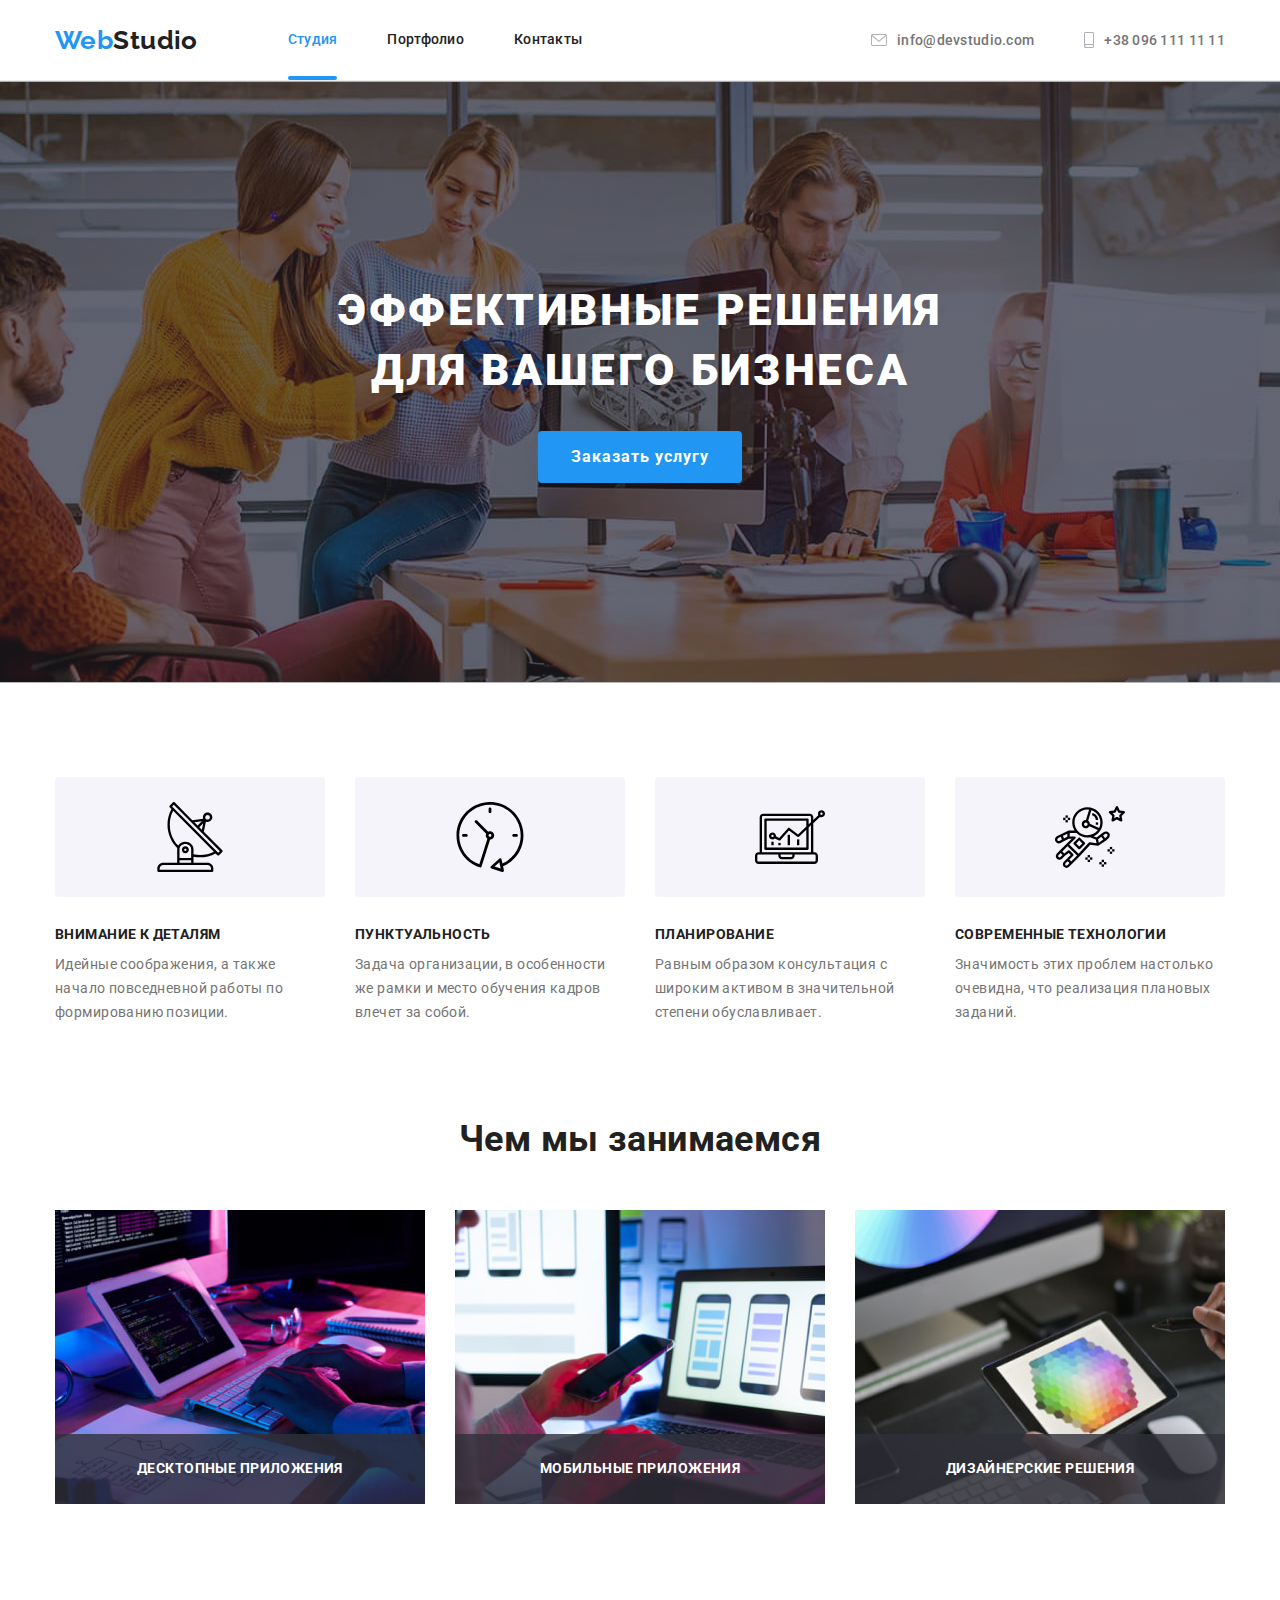
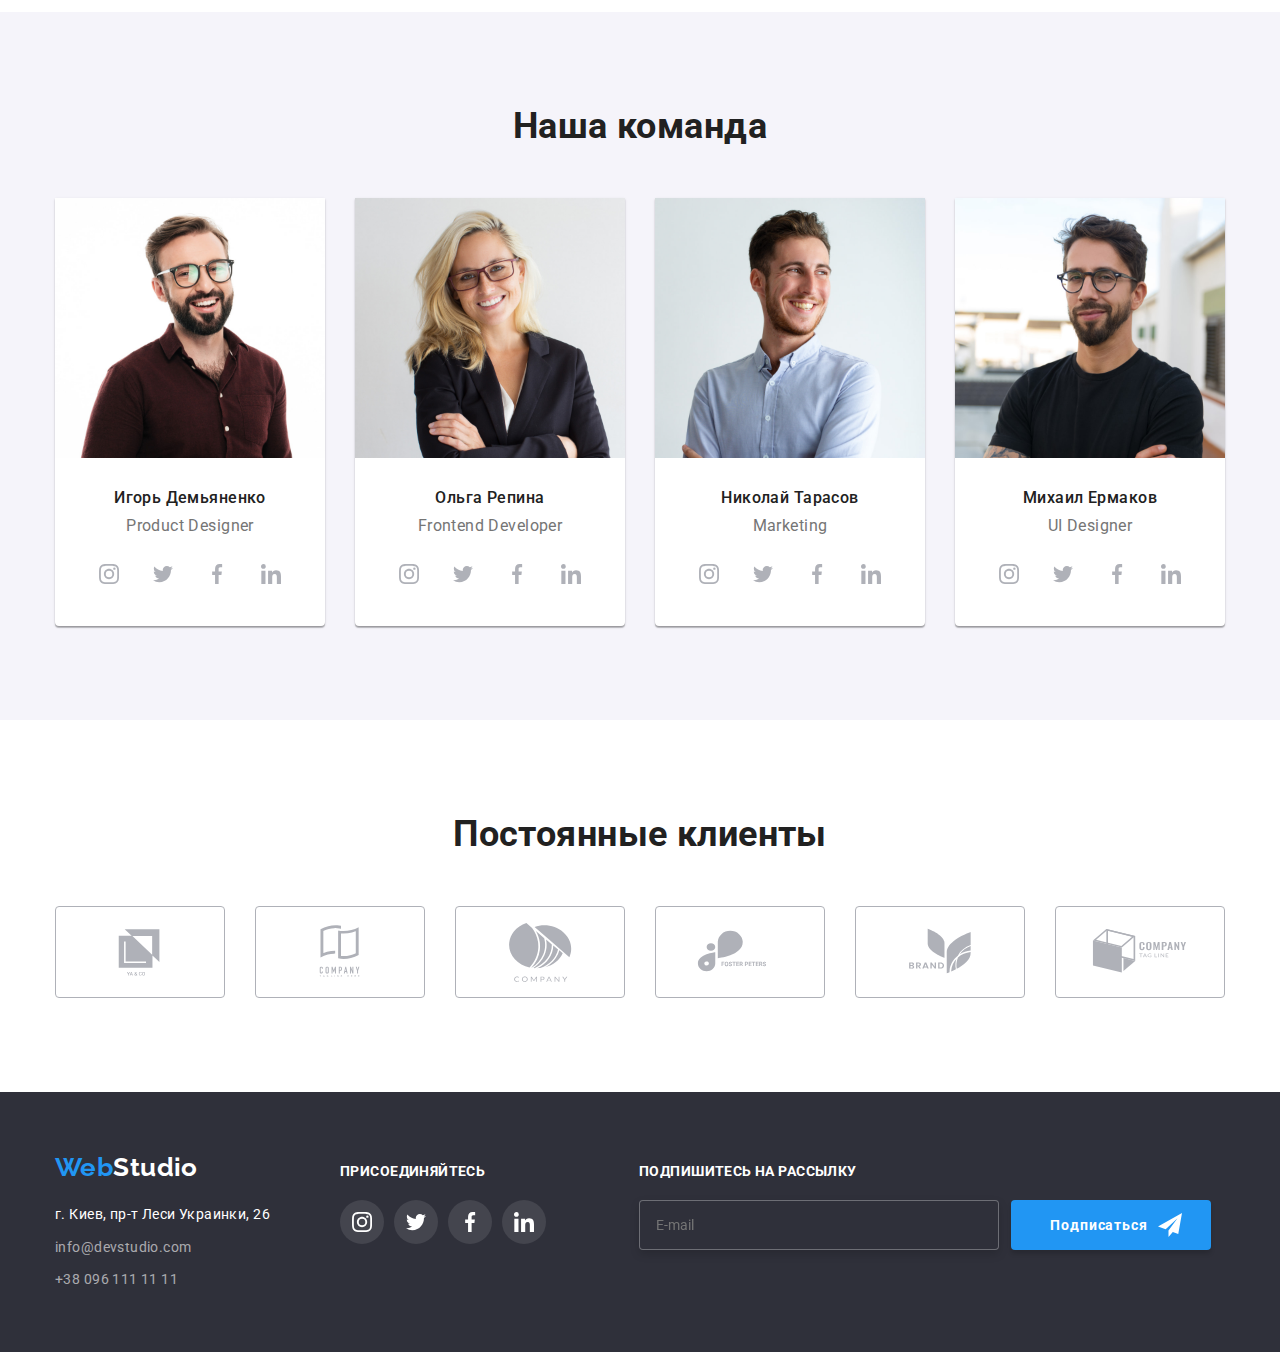
<file: index.html>
<!DOCTYPE html>
<html lang="ru">
  <head>
    <meta charset="UTF-8" />
    <meta http-equiv="X-UA-Compatible" content="IE=edge" />
    <meta name="viewport" content="width=device-width, initial-scale=1.0" />
    <title lang="en">WebStudio</title>

    <link rel="preconnect" href="https://fonts.googleapis.com" />
    <link rel="preconnect" href="https://fonts.gstatic.com" crossorigin />
    <link
      href="https://fonts.googleapis.com/css2?family=Oleo+Script&family=Raleway:wght@700&family=Roboto:wght@400;500;700;900&display=swap"
      rel="stylesheet"
    />
    <link
      rel="stylesheet"
      href="https://cdnjs.cloudflare.com/ajax/libs/modern-normalize/1.0.0/modern-normalize.min.css"
    />
    <link rel="stylesheet" href="./css/styles.css" />
  </head>
  <body class="page">
    <!----------------------------navigation---------------------------->
    <header class="header">
      <div class="container heder-container">
        <nav class="main-nav">
          <a class="logo slide-bck-center" href="./index.html">
            Web<span class="logo-nav">Studio</span></a
          >
          <ul class="site-nav">
            <li class="item">
              <a class="link current" href="./index.html">Студия</a>
            </li>
            <li class="item">
              <a class="link" href="./portfolio.html">Портфолио</a>
            </li>
            <li class="item">
              <a class="link" href="">Контакты</a>
            </li>
          </ul>
        </nav>

        <ul class="auth-nav">
          <li class="item">
            <a class="list" href="mailto:info@devstudio.com">
              <svg class="contact-icon" width="16" height="12">
                <use href="./images/sprite.svg#envelope"></use></svg
              >info@devstudio.com</a
            >
          </li>
          <li class="item">
            <a class="list" href="tel:380961111111">
              <svg class="contact-icon" width="10" height="16">
                <use href="./images/sprite.svg#smartphone"></use></svg
              >+38 096 111 11 11</a
            >
          </li>
        </ul>
      </div>
    </header>

    <main>
      <!--------------------------------hero---------------------------->
      <section class="hero">
        <h1 class="hero-title">Эффективные решения для вашего бизнеса</h1>
        <button class="button-primary" type="button" data-modal-open>Заказать услугу</button>
        <div class="backdrop is-hidden" data-modal>
          <div class="modal-wraper">
            <button class="modal-btn" data-modal-close>
              <svg class="modal-icon" width="18" height="18">
                <use href="./images/sprite.svg#modal-icon"></use>
              </svg>
            </button>
            <form class="modal-form" action="">
              <b class="modal-title">Оставьте свои данные, мы вам перезвоним</b>

              <label class="form-groop">
                <span class="form-title">Имя</span>
                <input class="user-form" type="text" name="user-name" autofocus required />
                <svg class="form-icon" width="18" height="18">
                  <use href="./images/sprite.svg#person-form"></use>
                </svg>
              </label>

              <label class="form-groop">
                <span class="form-title">Телефон</span>
                <input class="user-form" type="tel" name="user-phone" required />
                <svg class="form-icon" width="18" height="18">
                  <use href="./images/sprite.svg#phone-form"></use>
                </svg>
              </label>
              <label class="form-groop">
                <span class="form-title">Почта</span>
                <input class="user-form" type="email" name="user-mail" required />
                <svg class="form-icon" width="18" height="18">
                  <use href="./images/sprite.svg#email-form"></use>
                </svg>
              </label>
              <label for="user-message">
                <span class="form-title">Комментарий</span>
                <textarea
                  class="form-message"
                  name="user-message"
                  rows="5"
                  placeholder="Введите текст"
                ></textarea>
              </label>
              <label class="form-checked">
                <input class="checkbox visually-hidden" type="checkbox" name="" />
                <span class="custom-checkbox">
                  <svg class="custom-checkbox-icon" width="11" height="8">
                    <use href="./images/sprite.svg#check-box"></use>
                  </svg>
                </span>
                Соглашаюсь с рассылкой и принимаю <a class="form-link" href="">Условия договора</a>
              </label>
              <button class="submit-form" type="submit">Отправить</button>
            </form>
          </div>
        </div>
      </section>
      <!------------------------------ особенности ---------------->
      <section class="section-specifics">
        <div class="container">
          <h2 class="visually-hidden">наши особенности</h2>
          <ul class="section-list">
            <li>
              <div class="specifics-card">
                <svg class="specifics-img" width="70" height="70">
                  <use href="./images/sprite.svg#antenna"></use>
                </svg>
              </div>
              <h3 class="section-title">Внимание к деталям</h3>
              <p class="text">
                Идейные соображения, а также начало повседневной работы по формированию позиции.
              </p>
            </li>
            <li>
              <div class="specifics-card">
                <svg class="specifics-img" width="70" height="70">
                  <use href="./images/sprite.svg#clock"></use>
                </svg>
              </div>
              <h3 class="section-title">Пунктуальность</h3>
              <p class="text">
                Задача организации, в особенности же рамки и место обучения кадров влечет за собой.
              </p>
            </li>
            <li>
              <div class="specifics-card">
                <svg class="specifics-img" width="70" height="70">
                  <use href="./images/sprite.svg#diagram"></use>
                </svg>
              </div>
              <h3 class="section-title">Планирование</h3>
              <p class="text">
                Равным образом консультация с широким активом в значительной степени обуславливает.
              </p>
            </li>
            <li>
              <div class="specifics-card">
                <svg class="specifics-img" width="70" height="70">
                  <use href="./images/sprite.svg#astronaut"></use>
                </svg>
              </div>
              <h3 class="section-title">Современные технологии</h3>
              <p class="text">
                Значимость этих проблем настолько очевидна, что реализация плановых заданий.
              </p>
            </li>
          </ul>
        </div>
      </section>
      <!---------------------------section "чим займаємось"---------------->
      <section class="section">
        <div class="container">
          <h2 class="title">Чем мы занимаемся</h2>

          <ul class="item-gallery">
            <li class="li-gallery">
              <img
                src="./images/what-are-we-doing/box-1.jpg"
                alt="внимательная работа"
                width="370"
                height="294"
              />
              <p class="caption">Десктопные приложения</p>
            </li>
            <li class="li-gallery">
              <img
                src="./images/what-are-we-doing/box-2.jpg"
                alt="планирование"
                width="370"
                height="294"
              />
              <p class="caption">Мобильные приложения</p>
            </li>
            <li class="li-gallery">
              <img
                src="./images/what-are-we-doing/box-3.jpg"
                alt="Современные технологии"
                width="370"
                height="294"
              />
              <p class="caption">Дизайнерские решения</p>
            </li>
          </ul>
        </div>
      </section>
      <!-------------------------------section team--------------------------->
      <section class="section-team">
        <div class="container">
          <h2 class="title">Наша команда</h2>
          <ul class="team-list">
            <li class="team-item">
              <img
                class="img"
                src="./images/team/product-designer.jpg"
                alt="дизайнер продукта"
                width="270"
                height="260"
              />
              <div class="team-text">
                <h3 class="team">Игорь Демьяненко</h3>
                <p class="text" lang="en">Product Designer</p>
                <ul class="socials-list">
                  <li class="socials-item">
                    <a
                      class="socials-link"
                      href=""
                      target="_blank"
                      rel="noopener noreferrer"
                      aria-label="иконка instagram"
                    >
                      <svg class="socials-icon" width="20" height="20">
                        <use href="./images/sprite.svg#instagram"></use>
                      </svg>
                    </a>
                  </li>
                  <li class="socials-item">
                    <a
                      class="socials-link"
                      href=""
                      rel="noopener noreferrer"
                      aria-label="иконка twitter"
                    >
                      <svg class="socials-icon" width="20" height="20">
                        <use href="./images/sprite.svg#twitter"></use>
                      </svg>
                    </a>
                  </li>
                  <li class="socials-item">
                    <a
                      class="socials-link"
                      href=""
                      rel="noopener noreferrer"
                      aria-label="иконка facebook"
                    >
                      <svg class="socials-icon" width="20" height="20">
                        <use href="./images/sprite.svg#facebook"></use>
                      </svg>
                    </a>
                  </li>
                  <li class="socials-item">
                    <a
                      class="socials-link"
                      href=""
                      rel="noopener noreferrer"
                      aria-label="иконка linkedin"
                    >
                      <svg class="socials-icon" width="20" height="20">
                        <use href="./images/sprite.svg#linkedin"></use>
                      </svg>
                    </a>
                  </li>
                </ul>
              </div>
            </li>
            <li class="team-item">
              <img
                class="img"
                src="./images/team/frontend-developer.jpg"
                alt="фронтенд-разработчик"
                width="270"
                height="260"
              />
              <div class="team-text">
                <h3 class="team">Ольга Репина</h3>
                <p class="text" lang="en">Frontend Developer</p>
                <ul class="socials-list">
                  <li class="socials-item">
                    <a
                      class="socials-link"
                      href=""
                      target="_blank"
                      rel="noopener noreferrer"
                      aria-label="иконка instagram"
                    >
                      <svg class="socials-icon" width="20" height="20">
                        <use href="./images/sprite.svg#instagram"></use>
                      </svg>
                    </a>
                  </li>
                  <li class="socials-item">
                    <a
                      class="socials-link"
                      href=""
                      rel="noopener noreferrer"
                      aria-label="иконка twitter"
                    >
                      <svg class="socials-icon" width="20" height="20">
                        <use href="./images/sprite.svg#twitter"></use>
                      </svg>
                    </a>
                  </li>
                  <li class="socials-item">
                    <a
                      class="socials-link"
                      href=""
                      rel="noopener noreferrer"
                      aria-label="иконка facebook"
                    >
                      <svg class="socials-icon" width="20" height="20">
                        <use href="./images/sprite.svg#facebook"></use>
                      </svg>
                    </a>
                  </li>
                  <li class="socials-item">
                    <a
                      class="socials-link"
                      href=""
                      rel="noopener noreferrer"
                      aria-label="иконка linkedin"
                    >
                      <svg class="socials-icon" width="20" height="20">
                        <use href="./images/sprite.svg#linkedin"></use>
                      </svg>
                    </a>
                  </li>
                </ul>
              </div>
            </li>
            <li class="team-item">
              <img
                class="img"
                src="./images/team/marketing.jpg"
                alt="маркетолог"
                width="270"
                height="260"
              />
              <div class="team-text">
                <h3 class="team">Николай Тарасов</h3>
                <p class="text" lang="en">Marketing</p>
                <ul class="socials-list">
                  <li class="socials-item">
                    <a
                      class="socials-link"
                      href=""
                      target="_blank"
                      rel="noopener noreferrer"
                      aria-label="иконка instagram"
                    >
                      <svg class="socials-icon" width="20" height="20">
                        <use href="./images/sprite.svg#instagram"></use>
                      </svg>
                    </a>
                  </li>
                  <li class="socials-item">
                    <a
                      class="socials-link"
                      href=""
                      rel="noopener noreferrer"
                      aria-label="иконка twitter"
                    >
                      <svg class="socials-icon" width="20" height="20">
                        <use href="./images/sprite.svg#twitter"></use>
                      </svg>
                    </a>
                  </li>
                  <li class="socials-item">
                    <a
                      class="socials-link"
                      href=""
                      rel="noopener noreferrer"
                      aria-label="иконка facebook"
                    >
                      <svg class="socials-icon" width="20" height="20">
                        <use href="./images/sprite.svg#facebook"></use>
                      </svg>
                    </a>
                  </li>
                  <li class="socials-item">
                    <a
                      class="socials-link"
                      href=""
                      rel="noopener noreferrer"
                      aria-label="иконка linkedin"
                    >
                      <svg class="socials-icon" width="20" height="20">
                        <use href="./images/sprite.svg#linkedin"></use>
                      </svg>
                    </a>
                  </li>
                </ul>
              </div>
            </li>
            <li class="team-item">
              <img
                class="img"
                src="./images/team/ul-designer.jpg"
                alt="дизайнер"
                width="270"
                height="260"
              />
              <div class="team-text">
                <h3 class="team">Михаил Ермаков</h3>
                <p class="text" lang="en">UI Designer</p>
                <ul class="socials-list">
                  <li class="socials-item">
                    <a
                      class="socials-link"
                      href=""
                      target="_blank"
                      rel="noopener noreferrer"
                      aria-label="иконка instagram"
                    >
                      <svg class="socials-icon" width="20" height="20">
                        <use href="./images/sprite.svg#instagram"></use>
                      </svg>
                    </a>
                  </li>
                  <li class="socials-item">
                    <a
                      class="socials-link"
                      href=""
                      rel="noopener noreferrer"
                      aria-label="иконка twitter"
                    >
                      <svg class="socials-icon" width="20" height="20">
                        <use href="./images/sprite.svg#twitter"></use>
                      </svg>
                    </a>
                  </li>
                  <li class="socials-item">
                    <a
                      class="socials-link"
                      href=""
                      rel="noopener noreferrer"
                      aria-label="иконка facebook"
                    >
                      <svg class="socials-icon" width="20" height="20">
                        <use href="./images/sprite.svg#facebook"></use>
                      </svg>
                    </a>
                  </li>
                  <li class="socials-item">
                    <a
                      class="socials-link"
                      href=""
                      rel="noopener noreferrer"
                      aria-label="иконка linkedin"
                    >
                      <svg class="socials-icon" width="20" height="20">
                        <use href="./images/sprite.svg#linkedin"></use>
                      </svg>
                    </a>
                  </li>
                </ul>
              </div>
            </li>
          </ul>
        </div>
      </section>
      <!------------------------- Постінй КЛІЄНТИ --------------->
      <section class="section-partners">
        <div class="container">
          <p class="title">Постоянные клиенты</p>

          <ul class="list company">
            <li class="partners">
              <a
                class="company-link"
                href=""
                target="_blank"
                rel="noopener noreferrer"
                aria-label="иконка YA & CO"
              >
                <svg class="socials-icon" width="106" height="60">
                  <use href="./images/sprite.svg#ya-co"></use>
                </svg>
              </a>
            </li>
            <li class="partners">
              <a
                class="company-link"
                href=""
                target="_blank"
                rel="noopener noreferrer"
                aria-label="иконка companu"
              >
                <svg class="socials-icon" width="106" height="60">
                  <use href="./images/sprite.svg#company"></use>
                </svg>
              </a>
            </li>
            <li class="partners">
              <a
                class="company-link"
                href=""
                target="_blank"
                rel="noopener noreferrer"
                aria-label="иконка foster-peters"
              >
                <svg class="socials-icon" width="106" height="60">
                  <use href="./images/sprite.svg#group"></use>
                </svg>
              </a>
            </li>
            <li class="partners">
              <a
                class="company-link"
                href=""
                target="_blank"
                rel="noopener noreferrer"
                aria-label="иконка brand"
              >
                <svg class="socials-icon" width="106" height="60">
                  <use href="./images/sprite.svg#foster-peters"></use>
                </svg>
              </a>
            </li>
            <li class="partners">
              <a
                class="company-link"
                href=""
                target="_blank"
                rel="noopener noreferrer"
                aria-label="иконка company-tag-line"
              >
                <svg class="socials-icon" width="106" height="60">
                  <use href="./images/sprite.svg#brand"></use>
                </svg>
              </a>
            </li>
            <li class="partners">
              <a
                class="company-link"
                href=""
                target="_blank"
                rel="noopener noreferrer"
                aria-label="иконка instagram"
              >
                <svg class="socials-icon" width="106" height="60">
                  <use href="./images/sprite.svg#company-tag-line"></use>
                </svg>
              </a>
            </li>
          </ul>
        </div>
      </section>
    </main>
    <!-----------------------------------footer--------------------------->
    <footer class="footer">
      <div class="container footer-container">
        <div>
          <a class="logo" href="./index.html"> Web<span class="logo-footer">Studio</span></a>
          <address>г. Киев, пр-т Леси Украинки, 26</address>
          <ul class="list-footer">
            <li><a class="list" href="mailto:info@devstudio.com">info@devstudio.com</a></li>
            <li><a class="list" href="tel:380961111111">+38 096 111 11 11</a></li>
          </ul>
        </div>

        <div class="conect">
          <p class="footer-text">присоединяйтесь</p>
          <ul class="footer-socials list">
            <li class="socials">
              <a
                class="footer-link"
                href=""
                target="_blank"
                rel="noopener noreferrer"
                aria-label="иконка instagram"
              >
                <svg class="socials-icon" width="20" height="20">
                  <use href="./images/sprite.svg#instagram"></use>
                </svg>
              </a>
            </li>
            <li class="socials">
              <a
                class="footer-link"
                href=""
                target="_blank"
                rel="noopener noreferrer"
                aria-label="иконка twitter"
              >
                <svg class="socials-icon" width="20" height="20">
                  <use href="./images/sprite.svg#twitter"></use>
                </svg>
              </a>
            </li>
            <li class="socials">
              <a
                class="footer-link"
                href=""
                target="_blank"
                rel="noopener noreferrer"
                aria-label="иконка facebook"
              >
                <svg class="socials-icon" width="20" height="20">
                  <use href="./images/sprite.svg#facebook"></use>
                </svg>
              </a>
            </li>
            <li class="socials">
              <a
                class="footer-link"
                href=""
                target="_blank"
                rel="noopener noreferrer"
                aria-label="иконка linkedin"
              >
                <svg class="socials-icon" width="20" height="20">
                  <use href="./images/sprite.svg#linkedin"></use>
                </svg>
              </a>
            </li>
          </ul>
        </div>

        <div class="footer-form">
          <b class="mail">Подпишитесь на рассылку</b>
          <label class="user-mail" for="user-mail">
            <input class="email" type="email" placeholder="E-mail" />

            <button class="submit" type="submit">
              Подписаться
              <span class="submit-btn">
                <svg class="footer-form-icon" width="24" height="24">
                  <use href="./images/sprite.svg#telegram"></use>
                </svg>
              </span>
            </button>
          </label>
        </div>
      </div>
    </footer>

    <script src="./js/modal.js"></script>
  </body>
</html>
</file>
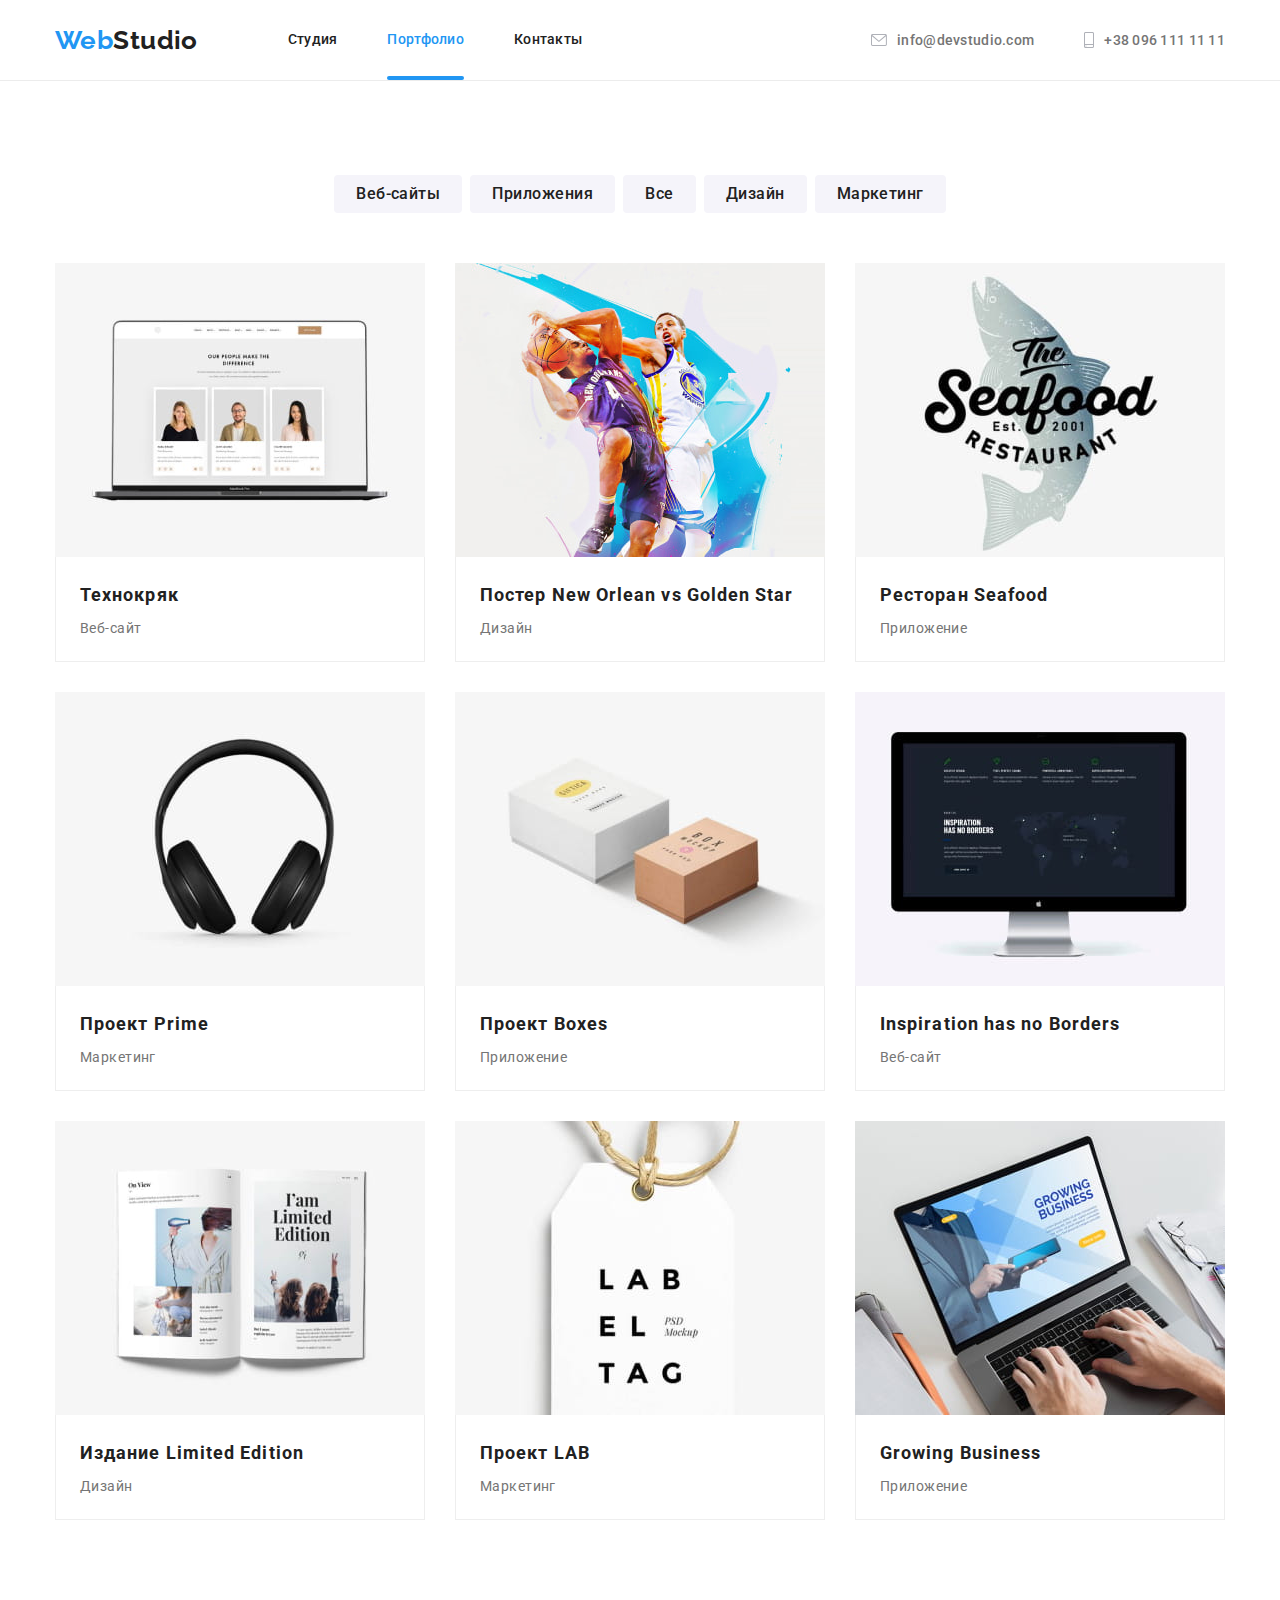
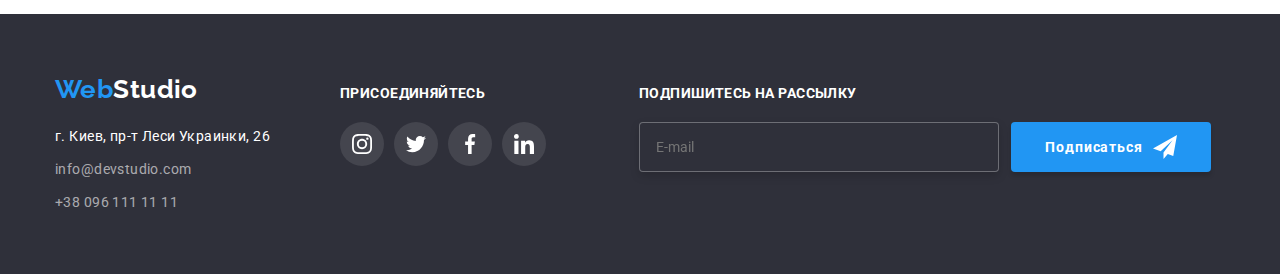
<file: portfolio.html>
<!DOCTYPE html>
<html lang="ru">
  <head>
    <meta charset="UTF-8" />
    <meta http-equiv="X-UA-Compatible" content="IE=edge" />
    <meta name="viewport" content="width=device-width, initial-scale=1.0" />
    <title lang="en">WebStudio</title>

    <link rel="preconnect" href="https://fonts.gstatic.com" crossorigin />
    <link
      href="https://fonts.googleapis.com/css2?family=Oleo+Script&family=Raleway:wght@700&family=Roboto:wght@400;500;700;900&display=swap"
      rel="stylesheet"
    />
    <link
      rel="stylesheet"
      href="https://cdnjs.cloudflare.com/ajax/libs/modern-normalize/1.1.0/modern-normalize.min.css"
    />

    <link rel="stylesheet" href="./css/styles.css" />
  </head>
  <body class="page">
    <!---------------------------навігація профілю------------------------>
    <header class="header">
      <div class="container heder-container">
        <nav class="main-nav">
          <a class="logo" href="./index.html"> Web<span class="logo-nav">Studio</span></a>
          <ul class="site-nav">
            <li class="item">
              <a class="link" href="./index.html">Студия</a>
            </li>
            <li class="item">
              <a class="link current" href="./portfolio.html">Портфолио</a>
            </li>
            <li class="item">
              <a class="link" href="">Контакты</a>
            </li>
          </ul>
        </nav>

        <ul class="auth-nav">
          <li class="item">
            <a class="list" href="mailto:info@devstudio.com">
              <svg class="contact-icon" width="16" height="12">
                <use href="./images/sprite.svg#envelope"></use></svg
              >info@devstudio.com</a
            >
          </li>
          <li class="item">
            <a class="list" href="tel:380961111111">
              <svg class="contact-icon" width="10" height="16">
                <use href="./images/sprite.svg#smartphone"></use></svg
              >+38 096 111 11 11</a
            >
          </li>
        </ul>
      </div>
    </header>
    <!--------------------------------Portfolio--------------------------->
    <main>
      <section class="section">
        <!--------------------------- button filter ----------------------------->
        <div class="container">
          <h1 class="visually-hidden">Portfolio</h1>
          <ul class="list btn">
            <li class="btn">
              <button class="button" type="button">Веб-сайты</button>
            </li>
            <li class="btn">
              <button class="button" type="button">Приложения</button>
            </li>
            <li class="btn">
              <button class="button" type="button">Все</button>
            </li>
            <li class="btn">
              <button class="button" type="button">Дизайн</button>
            </li>
            <li class="btn">
              <button class="button" type="button">Маркетинг</button>
            </li>
          </ul>

          <!------------------------------ list-cards -------------------------------->
          <ul class="list-cards">
            <li class="item-card">
              <a class="img-link" href="">
                <div class="card-overlay">
                  <img src="./images/portfolio/technocrack.jpg" alt="" width="370" height="294" />
                  <div class="text-overlay">
                    <p class="paragraph">
                      Ресурс предлагает комплексные предложения с разным уровнем функционала и
                      сервисов. Все это позволит посетителю получить исчерпывающие сведения о
                      компании или частном лице.
                    </p>
                  </div>
                </div>
                <div class="card-text">
                  <h2 class="title-portfolio">Технокряк</h2>
                  <p class="text-portfolio">Веб-сайт</p>
                </div>
              </a>
            </li>
            <li class="item-card">
              <a class="img-link" href="">
                <div class="card-overlay">
                  <img src="./images/portfolio/orlean-golden.jpg" alt="" width="370" height="294" />
                  <div class="text-overlay">
                    <p class="paragraph">
                      Ресурс предлагает комплексные предложения с разным уровнем функционала и
                      сервисов. Все это позволит посетителю получить исчерпывающие сведения о
                      компании или частном лице.
                    </p>
                  </div>
                </div>
                <div class="card-text">
                  <h2 class="title-portfolio">Постер New Orlean vs Golden Star</h2>
                  <p class="text-portfolio">Дизайн</p>
                </div>
              </a>
            </li>
            <li class="item-card">
              <a class="img-link" href="">
                <div class="card-overlay">
                  <img src="./images/portfolio/seafood.jpg" alt="" width="370" height="294" />
                  <div class="text-overlay">
                    <p class="paragraph">
                      Ресурс предлагает комплексные предложения с разным уровнем функционала и
                      сервисов. Все это позволит посетителю получить исчерпывающие сведения о
                      компании или частном лице.
                    </p>
                  </div>
                </div>

                <div class="card-text">
                  <h2 class="title-portfolio">Ресторан Seafood</h2>
                  <p class="text-portfolio">Приложение</p>
                </div>
              </a>
            </li>
            <li class="item-card">
              <a class="img-link" href="">
                <div class="card-overlay">
                  <img src="./images/portfolio/prime.jpg" alt="" width="370" height="294" />
                  <div class="text-overlay">
                    <p class="paragraph">
                      Ресурс предлагает комплексные предложения с разным уровнем функционала и
                      сервисов. Все это позволит посетителю получить исчерпывающие сведения о
                      компании или частном лице.
                    </p>
                  </div>
                </div>
                <div class="card-text">
                  <h2 class="title-portfolio">Проект Prime</h2>
                  <p class="text-portfolio">Маркетинг</p>
                </div>
              </a>
            </li>
            <li class="item-card">
              <a class="img-link" href="">
                <div class="card-overlay">
                  <img src="./images/portfolio/boxes.jpg" alt="" width="370" height="294" />
                  <div class="text-overlay">
                    <p class="paragraph">
                      Ресурс предлагает комплексные предложения с разным уровнем функционала и
                      сервисов. Все это позволит посетителю получить исчерпывающие сведения о
                      компании или частном лице.
                    </p>
                  </div>
                </div>
                <div class="card-text">
                  <h2 class="title-portfolio">Проект Boxes</h2>
                  <p class="text-portfolio">Приложение</p>
                </div>
              </a>
            </li>
            <li class="item-card">
              <a class="img-link" href="">
                <div class="card-overlay">
                  <img src="./images/portfolio/borders.jpg" alt="" width="370" height="294" />
                  <div class="text-overlay">
                    <p class="paragraph">
                      Ресурс предлагает комплексные предложения с разным уровнем функционала и
                      сервисов. Все это позволит посетителю получить исчерпывающие сведения о
                      компании или частном лице.
                    </p>
                  </div>
                </div>
                <div class="card-text">
                  <h2 class="title-portfolio">Inspiration has no Borders</h2>
                  <p class="text-portfolio">Веб-сайт</p>
                </div>
              </a>
            </li>
            <li class="item-card">
              <a class="img-link" href="">
                <div class="card-overlay">
                  <img
                    src="./images/portfolio/limited-edition.jpg"
                    alt=""
                    width="370"
                    height="294"
                  />
                  <div class="text-overlay">
                    <p class="paragraph">
                      Ресурс предлагает комплексные предложения с разным уровнем функционала и
                      сервисов. Все это позволит посетителю получить исчерпывающие сведения о
                      компании или частном лице.
                    </p>
                  </div>
                </div>
                <div class="card-text">
                  <h2 class="title-portfolio">Издание Limited Edition</h2>
                  <p class="text-portfolio">Дизайн</p>
                </div>
              </a>
            </li>
            <li class="item-card">
              <a class="img-link" href="">
                <div class="card-overlay">
                  <img src="./images/portfolio/lab.jpg" alt="" width="370" height="294" />
                  <div class="text-overlay">
                    <p class="paragraph">
                      Ресурс предлагает комплексные предложения с разным уровнем функционала и
                      сервисов. Все это позволит посетителю получить исчерпывающие сведения о
                      компании или частном лице.
                    </p>
                  </div>
                </div>
                <div class="card-text">
                  <h2 class="title-portfolio">Проект LAB</h2>
                  <p class="text-portfolio">Маркетинг</p>
                </div>
              </a>
            </li>
            <li class="item-card">
              <a class="img-link" href="">
                <div class="card-overlay">
                  <img
                    src="./images/portfolio/growing-business.jpg"
                    alt=""
                    width="370"
                    height="294"
                  />
                  <div class="text-overlay">
                    <p class="paragraph">
                      Ресурс предлагает комплексные предложения с разным уровнем функционала и
                      сервисов. Все это позволит посетителю получить исчерпывающие сведения о
                      компании или частном лице.
                    </p>
                  </div>
                </div>
                <div class="card-text">
                  <h2 class="title-portfolio">Growing Business</h2>
                  <p class="text-portfolio">Приложение</p>
                </div>
              </a>
            </li>
          </ul>
        </div>
      </section>
    </main>
    <!-----------------------------------footer--------------------------->
    <footer class="footer">
      <div class="container footer-container">
        <div>
          <a class="logo" href="./index.html"> Web<span class="logo-footer">Studio</span></a>
          <address>г. Киев, пр-т Леси Украинки, 26</address>
          <ul class="list-footer">
            <li><a class="list" href="mailto:info@devstudio.com">info@devstudio.com</a></li>
            <li><a class="list" href="tel:380961111111">+38 096 111 11 11</a></li>
          </ul>
        </div>

        <div class="conect">
          <p class="footer-text">присоединяйтесь</p>
          <ul class="footer-socials list">
            <li class="socials">
              <a
                class="footer-link"
                href=""
                target="_blank"
                rel="noopener noreferrer"
                aria-label="иконка instagram"
              >
                <svg class="socials-icon" width="20" height="20">
                  <use href="./images/sprite.svg#instagram"></use>
                </svg>
              </a>
            </li>
            <li class="socials">
              <a
                class="footer-link"
                href=""
                target="_blank"
                rel="noopener noreferrer"
                aria-label="иконка twitter"
              >
                <svg class="socials-icon" width="20" height="20">
                  <use href="./images/sprite.svg#twitter"></use>
                </svg>
              </a>
            </li>
            <li class="socials">
              <a
                class="footer-link"
                href=""
                target="_blank"
                rel="noopener noreferrer"
                aria-label="иконка facebook"
              >
                <svg class="socials-icon" width="20" height="20">
                  <use href="./images/sprite.svg#facebook"></use>
                </svg>
              </a>
            </li>
            <li class="socials">
              <a
                class="footer-link"
                href=""
                target="_blank"
                rel="noopener noreferrer"
                aria-label="иконка linkedin"
              >
                <svg class="socials-icon" width="20" height="20">
                  <use href="./images/sprite.svg#linkedin"></use>
                </svg>
              </a>
            </li>
          </ul>
        </div>

        <div class="footer-form">
          <b class="mail">Подпишитесь на рассылку</b>
          <label class="user-mail" for="user-mail">
            <input class="email" type="email" placeholder="E-mail" />

            <button class="submit" type="submit">
              Подписаться
              <svg class="footer-form-icon" width="24" height="24">
                <use href="./images/sprite.svg#telegram"></use>
              </svg>
            </button>
          </label>
        </div>
      </div>
    </footer>
  </body>
</html>
</file>
<file: css/styles.css>
:root {
  --primary-text-calor: #757575;
  --title-text-calor: #212121;
  --accent-color: #2196f3;
  --primary-white-color: #ffffff;
  --color-bg-hero: #2f303a;
  --icon: #afb1b8;
  --icon-last: #ffffff;
}

body {
  font-family: Roboto, serif;
  background-color: var(--primary-white-color);
  color: var(--primary-text-calor);
  font-size: 14px;
  line-height: 1.71;
  /* or 24px */
  letter-spacing: 0.03em;
}

.container {
  width: 1200px;
  padding-left: 15px;
  padding-right: 15px;
  margin-left: auto;
  margin-right: auto;
}

h1,
h2,
h3,
h4,
h5,
h6,
p {
  margin-top: 0px;
  margin-bottom: 0px;
}
.visually-hidden {
  position: absolute;
  width: 1px;
  height: 1px;
  margin: -1px;
  border: 0;
  padding: 0;

  white-space: nowrap;
  clip-path: inset(100%);
  clip: rect(0 0 0 0);
  overflow: hidden;
}
img {
  display: block;
  max-width: 100%;
}
button {
  font-family: inherit;
  font-weight: 500;
  font-size: 16px;
  line-height: 1.62;
  text-align: center;
  letter-spacing: 0.03em;
  color: var(--title-text-calor);
}

.section {
  margin-left: auto;
  margin-right: auto;
  padding-top: 94px;
  padding-bottom: 94px;
}
.title {
  color: var(--title-text-calor);
}

.link {
  color: var(--title-text-calor);
  text-decoration: none;
  list-style: none;
}
.link:hover,
.link:focus {
  color: var(--accent-color);

  transition: color 250ms ease-out;
}

/*------------------------------------logo-----------------------------*/
.header {
  max-width: 1600px;
  margin-left: auto;
  margin-right: auto;
  border-bottom: 1px solid#ECECEC;
}
.heder-container {
  display: flex;
  align-items: center;
}
.main-nav {
  display: flex;
  align-items: center;
}

.link.current {
  position: relative;
}

.link.current::after {
  position: absolute;
  bottom: 0px;
  left: 0px;
  content: '';
  display: block;
  width: 100%;
  height: 4px;
  border-radius: 2px;
  background-color: var(--accent-color);
}

.logo {
  margin-right: 90px;

  color: var(--accent-color);
  font-family: 'Raleway';
  font-weight: 700;
  font-size: 26px;
  line-height: 1.19;
  text-decoration: none;
}
.logo-nav {
  color: var(--title-text-calor);
}
/*------------------------------site-nav list--------------------------*/

.site-nav,
.auth-nav {
  display: flex;
  padding-left: 0px;
  margin-top: 0px;
  margin-bottom: 0px;
  list-style: none;
}

.site-nav .item + .item {
  margin-left: 50px;
}
.site-nav .link {
  display: block;
  padding-top: 32px;
  padding-bottom: 32px;
  transition: color 250ms cubic-bezier(0.4, 0, 0.2, 1);
}

.auth-nav {
  margin-left: auto;
}

.auth-nav .list {
  display: block;
  padding-top: 32px;
  padding-bottom: 32px;
}

.auth-nav .item + .item {
  margin-left: 50px;
}

.site-nav .link.current {
  color: var(--accent-color);
}

.site-nav,
.link {
  font-weight: 500;
  font-size: 14px;
  line-height: 1.14;
  letter-spacing: 0.02em;
}
/*------------------------------auth-nav list------------------------*/

.auth-nav .list {
  display: flex;
  align-items: center;
  margin-top: 0px;
  margin-bottom: 0px;

  align-items: center;
  font-weight: 500;
  line-height: 16px;
  letter-spacing: 0.02em;
  color: var(--primary-text-calor);
}

.list:hover,
.list:focus {
  color: var(--accent-color);

  transition: color 250ms cubic-bezier(0.4, 0, 0.2, 1);
}

.list:hover .contact-icon,
.list:focus .contact-icon {
  fill: var(--accent-color);

  transition: color 250ms;
}

.contact-icon {
  fill: var(--icon);
  margin-right: 10px;
  transition: fill 250ms cubic-bezier(0.4, 0, 0.2, 1);
}

/*-----------------------------------"hero"----------------------------*/
.hero {
  max-width: 1600px;
  background-image: linear-gradient(rgba(47, 48, 58, 0.4), rgba(47, 48, 58, 0.4)),
    url(../images/hero-fon.jpg);
  background-repeat: no-repeat;

  background-position: center;
  margin-left: auto;
  margin-right: auto;

  /* background-color: var(--color-bg-hero); */
  padding-top: 200px;
  padding-bottom: 200px;
  text-align: center;
}

.hero-title {
  margin-left: auto;
  margin-right: auto;
  width: 700px;
  margin-bottom: 30px;

  color: var(--primary-white-color);
  font-weight: 900;
  font-size: 44px;
  line-height: 1.36;
  letter-spacing: 0.06em;
  text-transform: uppercase;
}

.button-primary {
  border: 1px solid transparent;
  border-radius: 4px;
  padding: 10px 32px;
  display: inline-block;
  min-width: 200px;

  font-style: 400;
  font-weight: 700;
  line-height: 1.88;
  letter-spacing: 0.06em;
  cursor: pointer;

  background-color: var(--accent-color);
  color: var(--primary-white-color);
}

.button-primary:hover,
.button-primary:focus {
  background-color: rgba(24, 140, 232, 100%);
}

/* -----------------------------------MODAL FORM-------------------------------- */
.backdrop {
  position: fixed;
  top: 0;
  left: 0;
  width: 100%;
  height: 100%;
  z-index: 10;

  background-color: rgba(0, 0, 0, 0.2);
  transition: opacity 500ms cubic-bezier(0.4, 0, 0.2, 1),
    visibility 500ms cubic-bezier(0.4, 0, 0.2, 1);
}

.backdrop.is-hidden {
  opacity: 0;
  pointer-events: none;
  visibility: hidden;
}

.modal-wraper {
  position: absolute;
  transform: translate(-50%, -50%);
  top: 50%;
  left: 50%;

  background-color: var(--primary-white-color);
  width: 528px;
  height: 581px;
  box-shadow: 0px 1px 3px rgba(0, 0, 0, 0.12), 0px 1px 1px rgba(0, 0, 0, 0.14),
    0px 2px 1px rgba(0, 0, 0, 0.2);
  border-radius: 4px;
}

.modal-btn {
  display: flex;
  justify-content: center;
  align-items: center;
  position: absolute;
  top: 8px;
  right: 8px;
  width: 30px;
  height: 30px;

  border-radius: 50%;
  cursor: pointer;
  background-color: transparent;
  border: 1px solid rgba(0, 0, 0, 0.1);
  fill: #000000;
  transition: fill 250ms cubic-bezier(0.4, 0, 0.2, 1);
}

.modal-btn:hover,
.modal-btn:focus {
  fill: var(--accent-color);
}

.backdrop.is-hidden .modal-wraper {
  transform: translate(-50%, -50%) scale(0.4);
  opacity: 0;
  transition: 250ms;
}

.backdrop.modal-wraper {
  transform: translate(-50%, -50%) scale(1);
  opacity: 1;
  transition: 250ms;
}

.rotate-scale-up {
  -webkit-animation: rotate-scale-up 0.65s linear both;
  animation: rotate-scale-up 0.65s linear both;
}

.modal-wraper {
  transform: translate(-50%, -50%) scale(1);
}

/*-------------------------------------- FORM------------------------- */
.form-groop {
  position: relative;
}
.form-checked {
  display: flex;
  align-items: center;
  justify-content: center;
}

.custom-checkbox {
  width: 16px;
  height: 15px;
  margin-right: 7px;

  display: flex;
  align-items: center;
  justify-content: center;
  outline: 2px solid var(--accent-color);
  outline-offset: -2px;
  border-radius: 2px;
  transition: fill 250ms cubic-bezier(0.4, 0, 0.2, 1);
  transition: background-color 250ms cubic-bezier(0.4, 0, 0.2, 1);
}

.custom-checkbox-icon {
  opacity: 0;

  transition: opacity 250ms cubic-bezier(0.4, 0, 0.2, 1);
}
.checkbox:checked + .custom-checkbox .custom-checkbox-icon {
  opacity: 1;
}

.checkbox:checked + .custom-checkbox {
  background-color: var(--accent-color);
  fill: var(--icon-last);
  transition: 250ms;
}

.modal-form {
  display: flex;
  flex-direction: column;
  padding: 40px;
}

.user-form {
  width: 450px;
  height: 40px;
  margin-bottom: 10px;
  padding-left: 42px;
  border: 1px solid rgba(33, 33, 33, 0.2);
  border-radius: 4px;
  transition: border-color 250ms cubic-bezier(0.4, 0, 0.2, 1);
}

.form-icon {
  position: absolute;
  left: 12px;
  bottom: 20px;
  fill: var(--title-text-calor);
  transition: fill 250ms cubic-bezier(0.4, 0, 0.2, 1);
}

.user-form:hover,
.user-form:focus {
  border-color: var(--accent-color);
}

.user-form:hover + .form-icon,
.user-form:focus + .form-icon {
  fill: var(--accent-color);
}

.form-groop:focus-within > .user-form {
  border: 1px solid var(--accent-color);
}

.form-message {
  font-family: inherit;
  display: block;
  font-size: 12px;
  line-height: 1.16;
  letter-spacing: 0.01em;
  border: 1px solid rgba(33, 33, 33, 0.2);
  border-radius: 4px;
  width: 450px;
  height: 120px;

  text-align: left;
  resize: none;

  margin-bottom: 20px;
  padding: 12px 16px;

  transition: border 250ms cubic-bezier(0.4, 0, 0.2, 1);
}

.form-title {
  display: block;
  font-size: 12px;
  line-height: 1.16;
  letter-spacing: 0.01em;

  text-align: left;

  margin-bottom: 4px;
}

.form-message:hover,
.form-message:focus {
  border-color: var(--accent-color);
}

.modal-title {
  font-weight: 700px;
  font-size: 20px;
  line-height: 1.15;
  letter-spacing: 0.03em;
  text-align: center;
  color: var(--title-text-calor);

  margin-bottom: 12px;
}

.form-checked {
  margin-bottom: 30px;
}

.form-link {
  color: var(--accent-color);
}

.submit-form {
  width: 250px;
  height: 50px;
  margin: auto;
  box-shadow: 0px 1px 3px rgba(0, 0, 0, 0.12), 0px 1px 1px rgba(0, 0, 0, 0.14),
    0px 2px 1px rgba(0, 0, 0, 0.2);
  border: none;
  border-radius: 4px;
  background-color: var(--accent-color);

  font-weight: 700;
  font-size: 16px;
  line-height: 1.88;
  letter-spacing: 0.06em;
  color: var(--primary-white-color);
  transition: background-color 250ms cubic-bezier(0.4, 0, 0.2, 1);
}

.submit-form:hover,
.submit-form:focus {
  background-color: rgba(24, 140, 232, 100%);
}

/*------------------------------------ modal icon ---------------------------*/

/* ---------------------------------saction "особенности"------------------------ */

.section-partners {
  max-width: 1600px;
  margin-left: auto;
  margin-right: auto;
  padding-top: 94px;
  padding-bottom: 94px;
}
.specifics-card {
  display: flex;
  justify-content: center;
  align-items: center;
  height: 120px;
  background-color: #f5f4fa;
  border-radius: 4px;
  margin-bottom: 30px;
}

.specifics-list:not(:last-child) {
  margin-right: 30px;
}

/*--------------------------------------- ICON up--------------------------- */

.section-specifics {
  padding-top: 94px;
}
.section-list {
  display: flex;
  padding-left: 0px;
  padding-right: 0px;

  list-style: none;
  margin-top: 0px;
  margin-bottom: 0px;
}
.section-list li {
  width: 270px;
}

.section-list li + li {
  margin-left: 30px;
}
.section-title {
  margin-bottom: 10px;

  color: var(--title-text-calor);
  font-weight: 700;
  font-size: 14px;
  line-height: 1.14;
  text-transform: uppercase;
}
/*----------------------------section "чим займаємось"--------------------*/
.item-gallery {
  display: flex;
  justify-content: center;
  list-style: none;
  padding-left: 0px;
}

.item-gallery li:not(:last-child) {
  margin-right: 30px;
}

.li-gallery {
  position: relative;
}

.caption {
  position: absolute;
  left: 0;
  bottom: 0;

  display: flex;
  align-items: center;
  justify-content: center;

  width: 100%;
  height: 70px;
  font-weight: 700;
  line-height: 1.14;
  text-transform: uppercase;

  color: #fff;
  background-color: rgba(47, 48, 58, 0.8);
}

.gallery .img {
  position: relative;
}

/*-------------------------------section "team"------------------------ */

.section-team {
  max-width: 1600px;
  margin-left: auto;
  margin-right: auto;
  padding-top: 94px;
  padding-bottom: 94px;
  background-color: #f5f4fa;
}

.title {
  margin-bottom: 50px;

  font-weight: 700;
  font-size: 36px;
  line-height: 1.16;
  text-align: center;
}
.team-list {
  display: flex;
  list-style: none;
  margin-top: 0px;
  margin-bottom: 0px;
  padding-left: 0px;
}

.team-list .team-item {
  width: 270px;
  background: var(--primary-white-color);

  box-shadow: 0px 1px 3px rgba(0, 0, 0, 0.12), 0px 1px 1px rgba(0, 0, 0, 0.14),
    0px 2px 1px rgba(0, 0, 0, 0.2);
  border-radius: 0px 0px 4px 4px;
}

.team-list .team-item + .team-item {
  margin-left: 30px;
}
.team-text {
  padding-top: 30px;
  padding-bottom: 30px;
}

.team {
  margin-bottom: 10px;
  color: var(--title-text-calor);
  font-weight: 500;
  font-size: 16px;
  line-height: 1.19;
  text-align: center;
}
.section-team .text {
  margin-bottom: 16px;

  font-size: 16px;
  line-height: 1.18;
  text-align: center;
}
/* ------------------------------ICON TEAM---------------------------------- */
.socials-list {
  padding: 0;
  display: flex;
  justify-content: center;
  align-items: center;
  list-style: none;
}
.socials-link {
  display: flex;
  justify-content: center;
  align-items: center;

  width: 44px;
  height: 44px;
  border-radius: 50%;
  transition: background-color 250ms cubic-bezier(0.4, 0, 0.2, 1);
}
.socials-item:not(:last-child) {
  margin-right: 10px;
}

.socials-link:hover,
.socials-link:focus {
  background-color: var(--accent-color);
}

.socials-link:hover .socials-icon,
.socials-link:focus .socials-icon {
  fill: var(--icon-last);
}
.socials-icon {
  fill: var(--icon);
  transition: fill 250ms cubic-bezier(0.4, 0, 0.2, 1);
}

/*------------------------- ПОСТОЯННЫЕ КЛИЕНТЫ -------------------------*/
.section-partners {
  max-width: 1600px;
  margin-left: auto;
  margin-right: auto;
  padding-top: 94px;
  padding-bottom: 94px;
}

.list.company {
  display: flex;
  justify-content: center;
  align-items: center;
}

.partners:not(:last-child) {
  margin-right: 30px;
}

.company-link {
  display: flex;
  justify-content: center;
  align-items: center;

  width: 170px;
  height: 92px;
  border: 1px solid var(--icon);
  border-radius: 4px;
  transition: border 250ms cubic-bezier(0.4, 0, 0.2, 1);
}

.company-link:hover .socials-icon,
.company-link:focus .socials-icon {
  fill: var(--accent-color);
}

.company-link:hover,
.company-link:focus {
  border: 1px solid var(--accent-color);
}

/*---------------------------------footer---------------------------------*/
.footer {
  max-width: 1600px;
  margin-left: auto;
  margin-right: auto;

  padding-top: 60px;
  padding-bottom: 60px;
  background-color: var(--color-bg-hero);
  color: var(--primary-white-color);
}

.footer .logo {
  display: block;
  margin-bottom: 20px;
  margin-right: 0px;
}

.logo-footer {
  margin-right: 0px;

  color: var(--primary-white-color);
}
address {
  font-style: normal;
  margin-bottom: 9px;
}

.list-footer,
.list {
  display: block;
  margin: 0px;
  padding: 0px;
  color: #ffffff99;
  list-style: none;
  text-decoration: none;

  transition: color 250ms cubic-bezier(0.4, 0, 0.2, 1);
}
.list-footer li:not(:last-child) {
  margin-bottom: 9px;
}

.footer-text {
  display: block;
  font-weight: 700;
  font-size: 14px;
  line-height: 1.14;
  letter-spacing: 0.03em;
  text-transform: uppercase;
  margin-bottom: 20px;
}

.footer-container {
  display: flex;
  align-items: baseline;
}
.conect {
  margin-left: 70px;
}

/*------------------------------ ICON FOOTER -----------------------------*/

.footer-socials {
  display: flex;
}

.footer-link {
  display: flex;
  justify-content: center;
  align-items: center;

  width: 44px;
  height: 44px;
  border-radius: 50%;
  background-color: rgba(255, 255, 255, 0.1);
  transition: background-color 250ms cubic-bezier(0.4, 0, 0.2, 1);
}

.footer-link:hover,
.footer-link:focus {
  background-color: var(--accent-color);
}

.footer .socials-icon {
  fill: var(--icon-last);
}
.socials:not(:last-child) {
  margin-right: 10px;
}

/* ---------------------------Підписатись--------------------------------- */
.user-mail {
  display: flex;
  justify-content: center;
  align-items: center;
}

.footer-form {
  justify-content: center;
  align-items: center;

  margin-left: 93px;
}

.email {
  width: 360px;
  height: 50px;
  padding-top: 15px;
  padding-bottom: 15px;
  padding-left: 16px;
  color: var(--primary-white-color);
  border: none;

  box-sizing: border-box;
  border: 1px solid rgba(255, 255, 255, 0.3);
  filter: drop-shadow(0px 4px 4px rgba(0, 0, 0, 0.15));
  border-radius: 4px;
  transition: border 250ms cubic-bezier(0.4, 0, 0.2, 1);
  background-color: var(--color-bg-hero);
}

.email:hover,
.email:focus {
  border: 1px solid var(--primary-white-color);
  transition: 250ms;
}

.submit {
  font-family: inherit;
  color: var(--primary-white-color);
  background-color: var(--accent-color);
  font-weight: 700;
  font-size: 14px;
  line-height: 1.87;
  letter-spacing: 0.06em;

  box-shadow: 0px 4px 4px rgba(0, 0, 0, 0.15);
  border-radius: 4px;

  border: none;

  width: 200px;
  height: 50px;

  margin-left: 12px;

  display: flex;
  justify-content: center;
  align-items: center;
}

.submit-btn {
  width: 24px;
  height: 24px;
}

.submit:hover,
.submit:focus {
  background-color: rgba(24, 140, 232, 100%);
}

.footer-form-icon {
  fill: var(--icon-last);
  margin-left: 10px;
}

.mail {
  display: block;
  font-weight: 700;
  font-size: 14px;
  line-height: 1.14;
  letter-spacing: 0.03em;
  text-transform: uppercase;
  margin-bottom: 20px;
}

/* ---------------------------------------------------------------------- */
/*----------------------------------PORTFOLIO-----------------------------*/
.section {
  padding-top: 94px;
  padding-bottom: 94px;
}
/* -------------------------------buttoin filter---------------------------- */

.list.btn {
  justify-content: center;
  display: flex;
  padding: 0px;
  margin-top: 0px;
  margin-left: auto;
  margin-bottom: 50px;
  margin-right: auto;
}

.list.btn .btn + .btn {
  margin-left: 8px;
}

.button {
  padding: 6px 22px;
  border: none;
  border-radius: 4px;
  color: var(--title-text-calor);
  background-color: #f5f4fa;
  cursor: pointer;
  transition: background-color 250ms cubic-bezier(0.4, 0, 0.2, 1),
    color 250ms cubic-bezier(0.4, 0, 0.2, 1), box-shadow 250ms cubic-bezier(0.4, 0, 0.2, 1);
}

.button:hover,
.button:focus {
  color: var(--primary-white-color);
  background-color: var(--accent-color);
  box-shadow: 0px 3px 1px rgba(0, 0, 0, 0.1), 0px 1px 2px rgba(0, 0, 0, 0.08),
    0px 2px 2px rgba(0, 0, 0, 0.12);
}
/*-------------------------------------cards-------------------------*/

.list-cards .title-portfolio {
  color: var(--title-text-calor);
  font-weight: 700;
  font-size: 18px;
  line-height: 2;
  letter-spacing: 0.06em;
  cursor: pointer;
}
.list-cards {
  display: flex;
  flex-wrap: wrap;
  padding-left: 0px;
  margin-top: 0px;
  margin-bottom: 0px;
  list-style: none;
}
.card-text {
  border-right: 1px solid#EEEEEE;
  border-bottom: 1px solid#EEEEEE;
  border-left: 1px solid#EEEEEE;
  padding: 20px 24px;
}
.list-cards img {
  display: block;
}

.list-cards .item-card {
  width: 370px;
  margin-right: 30px;
  margin-bottom: 30px;
}

.img-link {
  display: block;
  text-decoration: none;
  transition: box-shadow 250ms cubic-bezier(0.4, 0, 0.2, 1);
}

.img-link:hover,
.img-link:focus {
  box-shadow: 0px 1px 1px rgba(0, 0, 0, 0.12), 0px 4px 4px rgba(0, 0, 0, 0.06),
    1px 4px 6px rgba(0, 0, 0, 0.16);
  cursor: pointer;
}

.item-card:nth-child(3n) {
  margin-right: 0px;
}

.item-card:nth-last-child(-n + 3) {
  margin-bottom: 0px;
}
.title-portfolio {
  margin-bottom: 4px;
  text-decoration: none;
}

.text-portfolio {
  color: var(--primary-text-calor);
}

.item-link {
  position: relative;
}

.card-overlay {
  position: relative;
  overflow: hidden;
}
.paragraph {
  font-size: 18px;
  line-height: 1.55;
  letter-spacing: 0.03em;
  color: #ffffff;

  padding: 63px 24px;
}

.text-overlay {
  position: absolute;
  left: 0;
  top: 0;
  width: 100%;
  height: 100%;

  font-size: 18px;
  line-height: 1.56;

  letter-spacing: 0.03em;

  color: #ffffff;

  color: var(--primary-white-color);
  background-color: rgba(33, 150, 243, 0.9);

  transform: translateY(100%);
  transition: transform 250ms cubic-bezier(0.4, 0, 0.2, 1);
}

.img-link:hover .text-overlay,
.img-link:focus .text-overlay {
  transform: translateY(0);
}
</file>
